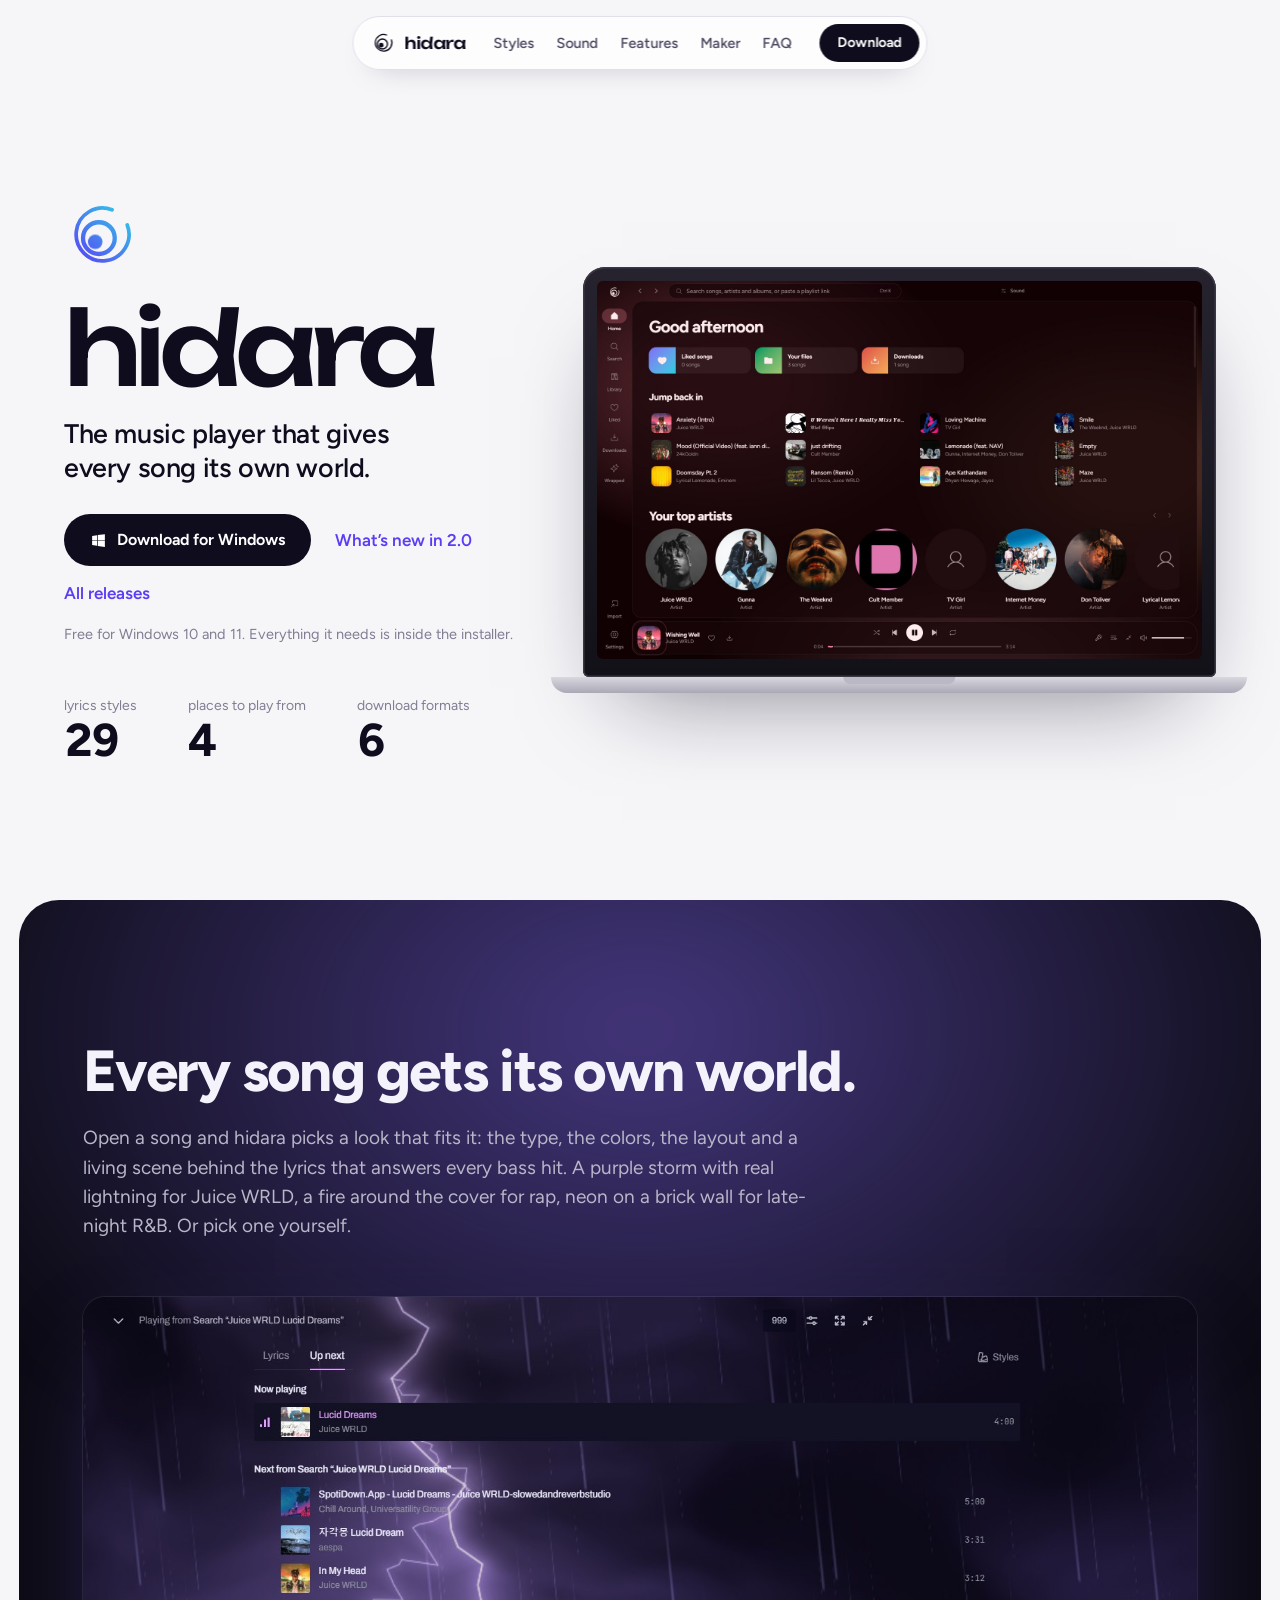
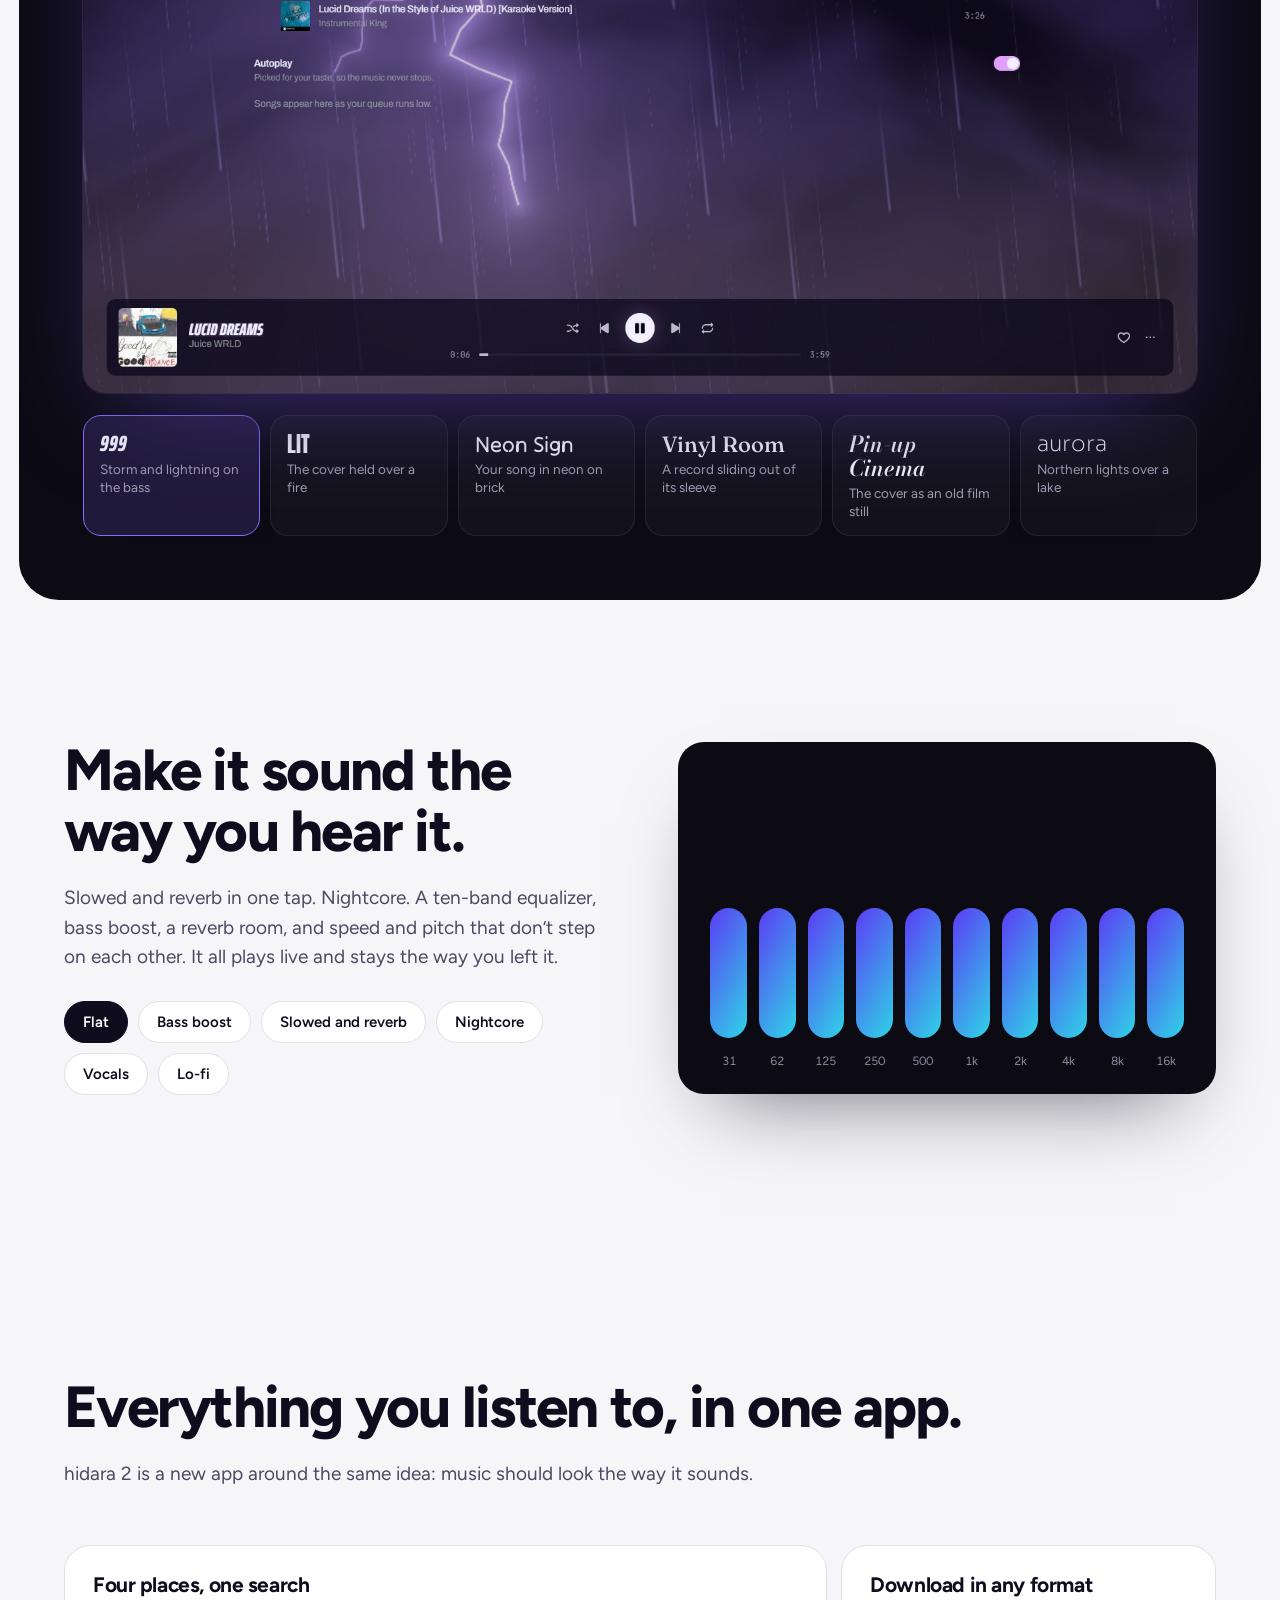
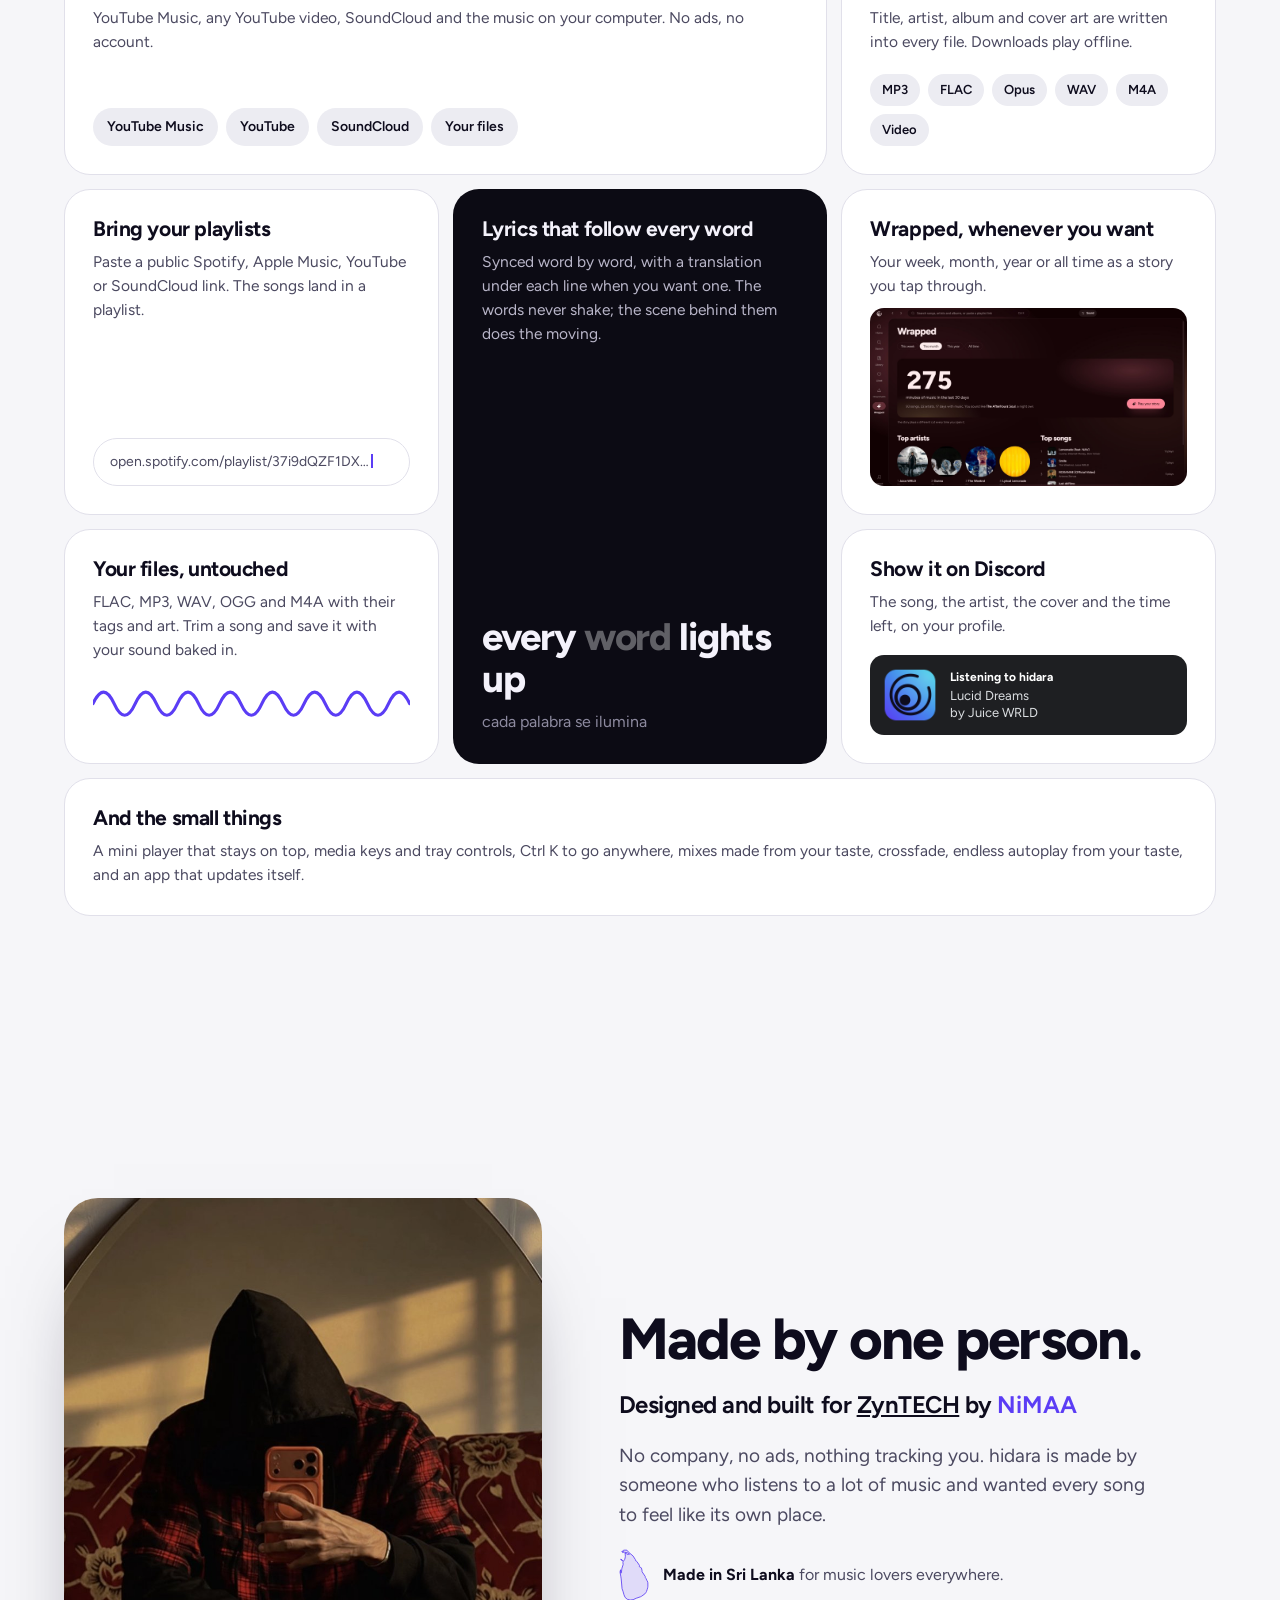
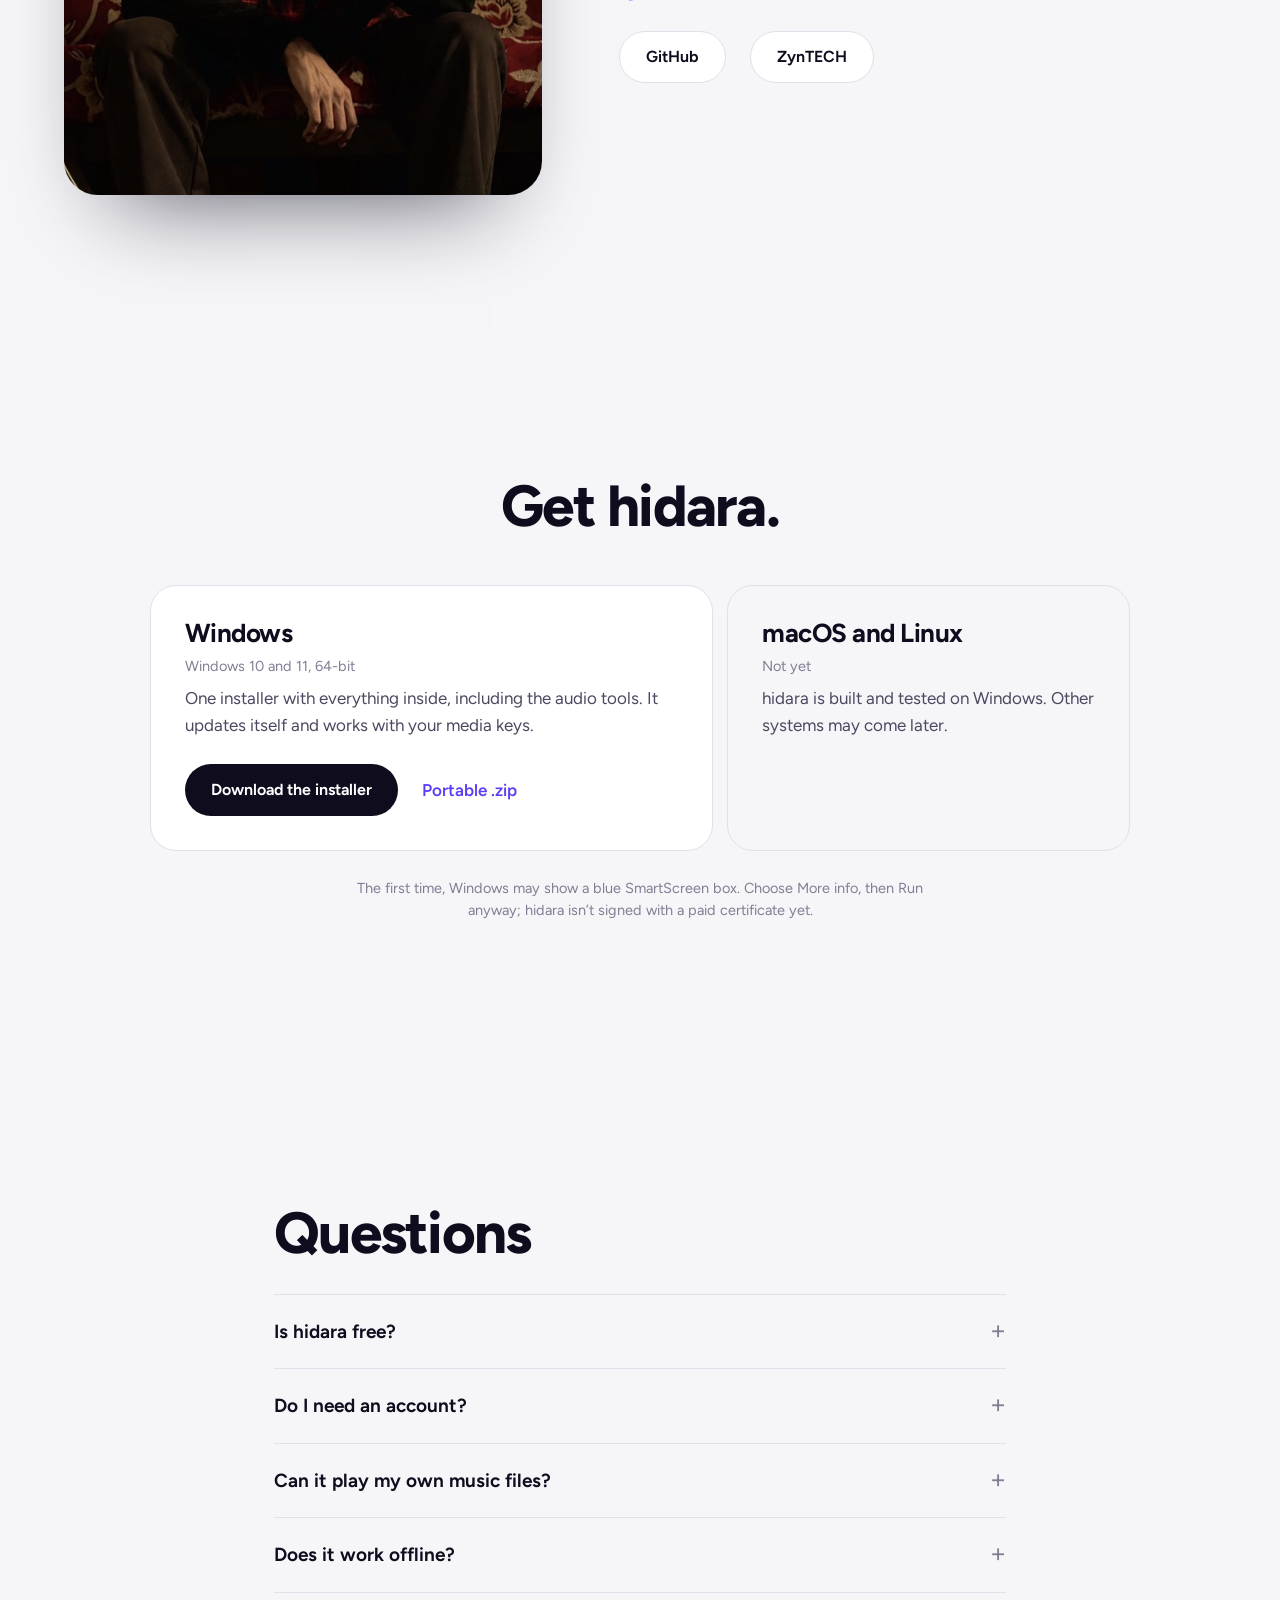
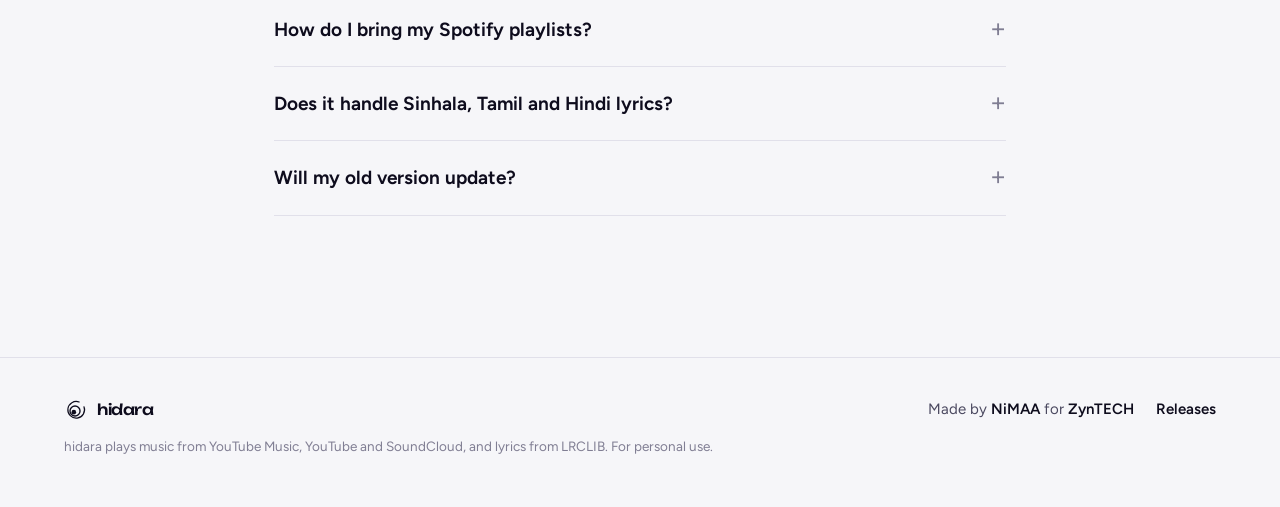
<file: docs/index.html>
<!doctype html>
<html lang="en">
  <head>
    <meta charset="utf-8" />
    <meta name="viewport" content="width=device-width, initial-scale=1" />
    <title>hidara, the music player that gives every song its own world</title>
    <meta
      name="description"
      content="A free music player for Windows. YouTube Music, YouTube, SoundCloud and your own files in one app, lyrics with a living look for every song, downloads in any format and a sound you can shape."
    />
    <meta property="og:title" content="hidara" />
    <meta property="og:description" content="The music player that gives every song its own world. Free for Windows." />
    <meta property="og:image" content="assets/app-home.jpg" />
    <meta name="theme-color" content="#f6f6f9" />
    <link rel="icon" href="icon.png" />
    <link rel="preconnect" href="https://fonts.googleapis.com" />
    <link rel="preconnect" href="https://fonts.gstatic.com" crossorigin />
    <link
      href="https://fonts.googleapis.com/css2?family=Figtree:wght@400..800&family=Unbounded:wght@500&display=swap"
      rel="stylesheet"
    />
    <link
      href="https://fonts.googleapis.com/css2?family=Saira:ital,wdth,wght@1,75,800&family=Anton&family=Tilt+Neon&family=Fraunces:wght@500&family=Bodoni+Moda:ital,wght@1,600&family=Sora:wght@200&display=swap"
      rel="stylesheet"
    />
    <link rel="stylesheet" href="style.css" />
  </head>
  <body>
    <header class="nav">
      <a class="brand" href="#top" aria-label="hidara home">
        <svg class="mark" viewBox="0 0 1024 1024" aria-hidden="true">
          <circle cx="470" cy="554" r="214" />
          <path d="M852.5 376.9A356 356 0 1 1 647.4 171.5" />
          <circle class="dot" cx="420" cy="604" r="98" />
        </svg>
        <span>hidara</span>
      </a>
      <nav aria-label="Sections">
        <a href="#styles">Styles</a>
        <a href="#sound">Sound</a>
        <a href="#features">Features</a>
        <a href="#maker">Maker</a>
        <a href="#faq">FAQ</a>
      </nav>
      <a class="btn btn-ink btn-small" href="download.html">Download</a>
    </header>

    <main id="top">
      <section class="hero">
        <div class="hero-copy">
          <div class="hero-mark" aria-hidden="true">
            <span class="ping"></span>
            <span class="ping"></span>
            <svg viewBox="0 0 1024 1024">
              <defs>
                <linearGradient id="ink" x1="160" y1="900" x2="900" y2="120" gradientUnits="userSpaceOnUse">
                  <stop offset="0" stop-color="#5b3df5" />
                  <stop offset="1" stop-color="#2fd3e6" />
                </linearGradient>
              </defs>
              <circle class="inner" cx="470" cy="554" r="214" />
              <path class="outer" d="M852.5 376.9A356 356 0 1 1 647.4 171.5" />
              <circle class="dot" cx="420" cy="604" r="98" />
            </svg>
          </div>
          <h1 class="wordmark">hidara</h1>
          <p class="lead">The music player that gives every song its own world.</p>
          <div class="cta">
            <a class="btn btn-ink" href="download.html">
              <svg width="17" height="17" viewBox="0 0 24 24" aria-hidden="true"><path fill="currentColor" d="M3 5.5 10 4.5v7H3zm0 13 7 1v-7H3zm8-14.1L21 3v8.5H11zm0 15.2L21 21v-8.5H11z"/></svg>
              Download for Windows
            </a>
            <a class="text-link" href="#features">What’s new in 2.0</a>
            <a class="text-link" href="https://github.com/FlinnZee/hidara-releases/releases">All releases</a>
          </div>
          <p class="meta" data-version>Free for Windows 10 and 11. Everything it needs is inside the installer.</p>
          <dl class="stats">
            <div data-downloads-stat hidden><dt data-downloads>0</dt><dd>downloads</dd></div>
            <div><dt>29</dt><dd>lyrics styles</dd></div>
            <div><dt>4</dt><dd>places to play from</dd></div>
            <div><dt>6</dt><dd>download formats</dd></div>
          </dl>
        </div>
        <figure class="laptop" aria-label="hidara on a laptop">
          <div class="lid">
            <img src="assets/app-home.jpg" alt="hidara’s Home: a greeting, your playlists, mixes made for you and songs to jump back into" />
          </div>
          <div class="deck"></div>
        </figure>
      </section>

      <section id="styles" class="styles" data-style="999">
        <div class="section-head">
          <h2>Every song gets its own world.</h2>
          <p>
            Open a song and hidara picks a look that fits it: the type, the colors, the layout and a living
            scene behind the lyrics that answers every bass hit. A purple storm with real lightning for Juice
            WRLD, a fire around the cover for rap, neon on a brick wall for late-night R&amp;B. Or pick one
            yourself.
          </p>
        </div>
        <div class="style-stage">
          <img data-style-img src="assets/style-999.jpg" alt="The 999 style: a purple storm with forked lightning behind the music" />
          <img data-style-next alt="" />
        </div>
        <div class="style-picker" role="tablist" aria-label="Styles">
          <button role="tab" aria-selected="true" data-style-id="999" data-src="assets/style-999.jpg" data-alt="The 999 style: a purple storm with forked lightning behind the music" data-color="#8a6cff">
            <span class="name" style="font-family: Saira; font-style: italic; font-weight: 800; font-stretch: 75%; text-transform: uppercase">999</span>
            <span class="what">Storm and lightning on the bass</span>
          </button>
          <button role="tab" aria-selected="false" data-style-id="lit" data-src="assets/style-lit.jpg" data-alt="The Lit style: the cover held over a fire, sparks rising" data-color="#ff7a2f">
            <span class="name" style="font-family: Anton; text-transform: uppercase">Lit</span>
            <span class="what">The cover held over a fire</span>
          </button>
          <button role="tab" aria-selected="false" data-style-id="neon" data-src="assets/style-neon.jpg" data-alt="The Neon Sign style: the title in neon tubes on a dark brick wall" data-color="#ff4fa0">
            <span class="name" style="font-family: 'Tilt Neon'">Neon Sign</span>
            <span class="what">Your song in neon on brick</span>
          </button>
          <button role="tab" aria-selected="false" data-style-id="vinyl" data-src="assets/style-vinyl.jpg" data-alt="The Vinyl Room style: a record sliding out of its sleeve on a wood table" data-color="#d9a35b">
            <span class="name" style="font-family: Fraunces; font-weight: 500">Vinyl Room</span>
            <span class="what">A record sliding out of its sleeve</span>
          </button>
          <button role="tab" aria-selected="false" data-style-id="pinup" data-src="assets/style-pinup.jpg" data-alt="The Pin-up Cinema style: the cover as a grainy film still" data-color="#e2435a">
            <span class="name" style="font-family: 'Bodoni Moda'; font-style: italic; font-weight: 600">Pin-up Cinema</span>
            <span class="what">The cover as an old film still</span>
          </button>
          <button role="tab" aria-selected="false" data-style-id="aurora" data-src="assets/style-aurora.jpg" data-alt="The Aurora style: northern lights over a mountain lake" data-color="#3fe3a0">
            <span class="name" style="font-family: Sora; font-weight: 200">aurora</span>
            <span class="what">Northern lights over a lake</span>
          </button>
        </div>
      </section>

      <section id="sound" class="sound">
        <div class="sound-copy">
          <h2>Make it sound the way you hear it.</h2>
          <p>
            Slowed and reverb in one tap. Nightcore. A ten-band equalizer, bass boost, a reverb room, and
            speed and pitch that don’t step on each other. It all plays live and stays the way you left it.
          </p>
          <div class="presets" role="radiogroup" aria-label="Try a preset">
            <button role="radio" aria-checked="true" data-eq="0,0,0,0,0,0,0,0,0,0">Flat</button>
            <button role="radio" aria-checked="false" data-eq="6,5,4,2,0,0,0,0,0,0">Bass boost</button>
            <button role="radio" aria-checked="false" data-eq="2,2,1,0,0,0,-1,-2,-3,-4">Slowed and reverb</button>
            <button role="radio" aria-checked="false" data-eq="1,1,0,0,0,0,1,2,2,1">Nightcore</button>
            <button role="radio" aria-checked="false" data-eq="-2,-2,-1,1,3,4,3,1,0,-1">Vocals</button>
            <button role="radio" aria-checked="false" data-eq="2,2,1,0,-1,-2,-4,-6,-8,-10">Lo-fi</button>
          </div>
        </div>
        <div class="eq-card" aria-hidden="true">
          <div class="eq">
            <span></span><span></span><span></span><span></span><span></span>
            <span></span><span></span><span></span><span></span><span></span>
          </div>
          <div class="eq-labels"><span>31</span><span>62</span><span>125</span><span>250</span><span>500</span><span>1k</span><span>2k</span><span>4k</span><span>8k</span><span>16k</span></div>
        </div>
      </section>

      <section id="features" class="features">
        <div class="section-head">
          <h2>Everything you listen to, in one app.</h2>
          <p>hidara 2 is a new app around the same idea: music should look the way it sounds.</p>
        </div>
        <div class="bento">
          <article class="tile tile-wide">
            <h3>Four places, one search</h3>
            <p>YouTube Music, any YouTube video, SoundCloud and the music on your computer. No ads, no account.</p>
            <div class="chips"><span>YouTube Music</span><span>YouTube</span><span>SoundCloud</span><span>Your files</span></div>
          </article>
          <article class="tile">
            <h3>Download in any format</h3>
            <p>Title, artist, album and cover art are written into every file. Downloads play offline.</p>
            <div class="chips small"><span>MP3</span><span>FLAC</span><span>Opus</span><span>WAV</span><span>M4A</span><span>Video</span></div>
          </article>
          <article class="tile">
            <h3>Bring your playlists</h3>
            <p>Paste a public Spotify, Apple Music, YouTube or SoundCloud link. The songs land in a playlist.</p>
            <div class="link-demo" aria-hidden="true"><span data-typed></span><b class="caret"></b></div>
          </article>
          <article class="tile tile-tall tile-dark">
            <h3>Lyrics that follow every word</h3>
            <p>Synced word by word, with a translation under each line when you want one. The words never shake; the scene behind them does the moving.</p>
            <div class="lyric-demo" aria-hidden="true">
              <p class="line">every <span>word</span> lights up</p>
              <p class="sub">cada palabra se ilumina</p>
            </div>
          </article>
          <article class="tile">
            <h3>Wrapped, whenever you want</h3>
            <p>Your week, month, year or all time as a story you tap through.</p>
            <img src="assets/app-wrapped.jpg" alt="hidara Wrapped" loading="lazy" />
          </article>
          <article class="tile">
            <h3>Your files, untouched</h3>
            <p>FLAC, MP3, WAV, OGG and M4A with their tags and art. Trim a song and save it with your sound baked in.</p>
            <svg class="wave" viewBox="0 0 300 60" aria-hidden="true"><path d="M0 30 Q 10 8 20 30 T 40 30 T 60 30 T 80 30 T 100 30 T 120 30 T 140 30 T 160 30 T 180 30 T 200 30 T 220 30 T 240 30 T 260 30 T 280 30 T 300 30" /></svg>
          </article>
          <article class="tile">
            <h3>Show it on Discord</h3>
            <p>The song, the artist, the cover and the time left, on your profile.</p>
            <div class="discord" aria-hidden="true">
              <img src="icon.png" alt="" />
              <div><b>Listening to hidara</b><span>Lucid Dreams</span><span>by Juice WRLD</span></div>
            </div>
          </article>
          <article class="tile tile-full">
            <h3>And the small things</h3>
            <p>A mini player that stays on top, media keys and tray controls, Ctrl K to go anywhere, mixes made from your taste, crossfade, endless autoplay from your taste, and an app that updates itself.</p>
          </article>
        </div>
      </section>

      <section id="maker" class="maker">
        <img src="assets/nimaa.jpg" alt="NiMAA, the maker of hidara, in a black hood holding a phone up to a mirror" loading="lazy" />
        <div class="maker-copy">
          <h2>Made by one person.</h2>
          <p class="maker-name">
            Designed and built for <a href="https://flinnzee.github.io/Zyntech/">ZynTECH</a> by
            <button type="button" class="who" data-who aria-label="NiMAA, press for the other name">
              <span>NiMAA</span><span>dr.v0id</span>
            </button>
          </p>
          <p>
            No company, no ads, nothing tracking you. hidara is made by someone who listens to a lot of music
            and wanted every song to feel like its own place.
          </p>
          <p class="island">
            <svg viewBox="-4 -4 108 188" aria-hidden="true">
              <path d="M12.7 0.0L17.1 0.2L21.8 0.1L25.1 0.8L30.8 7.9L46.3 20.8L54.7 33.8L55.4 36.7L56.6 39.1L58.6 39.8L60.3 41.0L68.7 53.5L69.7 56.0L69.5 58.8L70.0 60.8L72.2 61.8L75.0 62.4L76.8 64.3L79.0 74.3L79.0 77.5L79.7 78.8L90.2 94.5L90.9 96.4L90.7 97.8L91.1 99.0L93.1 101.8L96.3 109.3L97.9 110.9L99.9 117.5L100.0 129.9L99.3 135.5L97.3 142.2L95.0 148.8L92.4 153.6L89.0 157.6L77.1 166.2L73.7 167.9L58.2 173.3L46.9 178.4L36.3 179.8L25.8 177.0L17.9 170.3L13.8 160.5L11.0 150.2L7.0 138.8L3.9 103.6L2.4 93.8L0.0 81.3L0.2 75.9L1.9 70.7L1.9 82.1L3.5 83.5L4.7 82.0L5.7 70.2L6.6 65.2L10.8 52.2L10.9 49.9L10.1 45.0L10.2 42.5L16.5 33.4L18.1 28.0L18.9 22.6L18.6 16.7L17.5 10.9L22.5 12.8L25.3 14.8L28.1 16.2L30.4 15.5L33.2 15.4L31.2 12.3L25.3 9.4L15.6 7.6L12.5 5.3L11.3 3.3L11.9 0.9Z M12.1 8.5L9.2 9.0L6.9 5.9L6.4 4.6L7.0 3.6L7.6 3.2L8.3 3.3L9.4 6.2Z M7.7 35.5L9.0 39.0L5.2 36.6L2.7 34.6L1.8 32.9L7.0 34.8Z" />
            </svg>
            <span><strong>Made in Sri Lanka</strong> for music lovers everywhere.</span>
          </p>
          <div class="cta">
            <a class="btn btn-line" href="https://github.com/FlinnZee">GitHub</a>
            <a class="btn btn-line" href="https://flinnzee.github.io/Zyntech/">ZynTECH</a>
          </div>
        </div>
      </section>

      <section id="download" class="download">
        <h2>Get hidara.</h2>
        <div class="dl-cards">
          <article class="dl-card">
            <h3>Windows</h3>
            <p class="muted">Windows 10 and 11, 64-bit</p>
            <p>One installer with everything inside, including the audio tools. It updates itself and works with your media keys.</p>
            <div class="cta">
              <a class="btn btn-ink" href="download.html">Download the installer</a>
              <a class="text-link" data-portable href="https://github.com/FlinnZee/hidara-releases/releases/latest">Portable .zip</a>
            </div>
          </article>
          <article class="dl-card quiet">
            <h3>macOS and Linux</h3>
            <p class="muted">Not yet</p>
            <p>hidara is built and tested on Windows. Other systems may come later.</p>
          </article>
        </div>
        <p class="note">
          The first time, Windows may show a blue SmartScreen box. Choose More info, then Run anyway; hidara
          isn’t signed with a paid certificate yet.
        </p>
      </section>

      <section id="faq" class="faq">
        <h2>Questions</h2>
        <details><summary>Is hidara free?</summary><p>Yes. No subscription, no paid tier, no ads.</p></details>
        <details><summary>Do I need an account?</summary><p>No. Install it and press play. It doesn’t ask you to sign in and doesn’t collect what you listen to.</p></details>
        <details><summary>Can it play my own music files?</summary><p>Yes. Add a folder and hidara reads FLAC, MP3, WAV, OGG and M4A with their tags and cover art. It never moves or changes the files, and a .lrc file next to a song becomes its lyrics.</p></details>
        <details><summary>Does it work offline?</summary><p>Downloaded songs and your own files play without a connection.</p></details>
        <details><summary>How do I bring my Spotify playlists?</summary><p>Paste the link to a public playlist into the search box or the Import page. hidara finds each song and lets you check the matches before saving.</p></details>
        <details><summary>Does it handle Sinhala, Tamil and Hindi lyrics?</summary><p>Yes, they render properly, and there are styles made for love songs. Turn on translation to read a line in another language under each lyric.</p></details>
        <details><summary>Will my old version update?</summary><p>Yes. Installed copies download the new version in the background and ask to restart.</p></details>
      </section>
    </main>

    <footer class="foot">
      <p class="foot-brand">
        <svg class="mark" viewBox="0 0 1024 1024" aria-hidden="true">
          <circle cx="470" cy="554" r="214" />
          <path d="M852.5 376.9A356 356 0 1 1 647.4 171.5" />
          <circle class="dot" cx="420" cy="604" r="98" />
        </svg>
        hidara
      </p>
      <p class="foot-links">
        <span>Made by <a href="https://github.com/FlinnZee">NiMAA</a> for <a href="https://flinnzee.github.io/Zyntech/">ZynTECH</a></span>
        <a href="https://github.com/FlinnZee/hidara-releases/releases">Releases</a>
      </p>
      <p class="fine">hidara plays music from YouTube Music, YouTube and SoundCloud, and lyrics from LRCLIB. For personal use.</p>
    </footer>
    <script src="site.js" defer></script>
  </body>
</html>
</file>
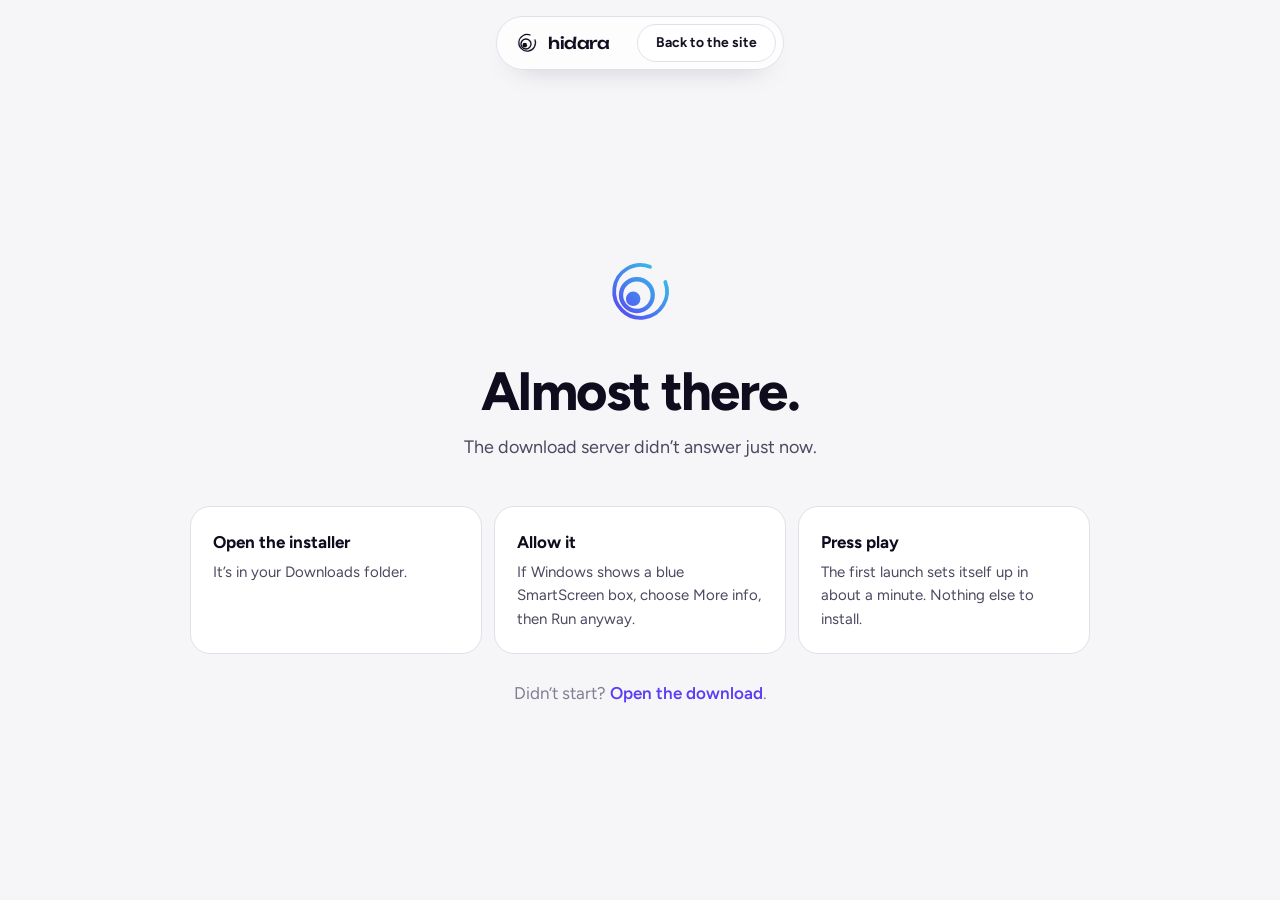
<file: docs/download.html>
<!doctype html>
<html lang="en">
  <head>
    <meta charset="utf-8" />
    <meta name="viewport" content="width=device-width, initial-scale=1" />
    <title>Downloading hidara</title>
    <meta name="theme-color" content="#f6f6f9" />
    <link rel="icon" href="icon.png" />
    <link rel="preconnect" href="https://fonts.googleapis.com" />
    <link rel="preconnect" href="https://fonts.gstatic.com" crossorigin />
    <link
      href="https://fonts.googleapis.com/css2?family=Figtree:wght@400..800&family=Unbounded:wght@500&display=swap"
      rel="stylesheet"
    />
    <link rel="stylesheet" href="style.css" />
  </head>
  <body>
    <header class="nav">
      <a class="brand" href="./" aria-label="hidara home">
        <svg class="mark" viewBox="0 0 1024 1024" aria-hidden="true">
          <circle cx="470" cy="554" r="214" />
          <path d="M852.5 376.9A356 356 0 1 1 647.4 171.5" />
          <circle class="dot" cx="420" cy="604" r="98" />
        </svg>
        <span>hidara</span>
      </a>
      <a class="btn btn-line btn-small" href="./">Back to the site</a>
    </header>
    <main class="dl-page">
      <div>
        <div class="hero-mark" aria-hidden="true">
          <span class="ping"></span>
          <span class="ping"></span>
          <svg viewBox="0 0 1024 1024">
            <defs>
              <linearGradient id="ink" x1="160" y1="900" x2="900" y2="120" gradientUnits="userSpaceOnUse">
                <stop offset="0" stop-color="#5b3df5" />
                <stop offset="1" stop-color="#2fd3e6" />
              </linearGradient>
            </defs>
            <circle class="inner" cx="470" cy="554" r="214" />
            <path class="outer" d="M852.5 376.9A356 356 0 1 1 647.4 171.5" />
            <circle class="dot" cx="420" cy="604" r="98" />
          </svg>
        </div>
        <h1 data-title>Getting hidara ready…</h1>
        <p class="status" data-status>Finding the latest version.</p>
        <div class="steps">
          <div><strong>Open the installer</strong>It’s in your Downloads folder.</div>
          <div><strong>Allow it</strong>If Windows shows a blue SmartScreen box, choose More info, then Run anyway.</div>
          <div><strong>Press play</strong>The first launch sets itself up in about a minute. Nothing else to install.</div>
        </div>
        <p class="again" data-again hidden>Didn’t start? <a class="text-link" data-link href="#">Download it directly</a>.</p>
      </div>
    </main>
    <script>
      ;(() => {
        const title = document.querySelector('[data-title]')
        const status = document.querySelector('[data-status]')
        const again = document.querySelector('[data-again]')
        const link = document.querySelector('[data-link]')
        const fallback = 'https://github.com/FlinnZee/hidara-releases/releases/latest'
        const start = (url, text) => {
          link.href = url
          title.textContent = 'Your download is starting.'
          status.textContent = text
          again.hidden = false
          location.href = url
        }
        fetch('https://api.github.com/repos/FlinnZee/hidara-releases/releases/latest')
          .then((r) => (r.ok ? r.json() : Promise.reject(new Error(String(r.status)))))
          .then((rel) => {
            const asset = rel.assets.find((a) => a.name.endsWith('-setup.exe'))
            if (!asset) throw new Error('no installer')
            const mb = Math.round(asset.size / 1048576)
            start(asset.browser_download_url, `hidara ${rel.tag_name.replace(/^v/, '')} for Windows, ${mb} MB.`)
          })
          .catch(() => {
            title.textContent = 'Almost there.'
            status.textContent = 'The download server didn’t answer just now.'
            link.href = fallback
            link.textContent = 'Open the download'
            again.hidden = false
          })
      })()
    </script>
  </body>
</html>
</file>
<file: docs/style.css>
/* hidara website. Light paper, ink type, the app's own violet-to-cyan as the one color. */

:root {
  --paper: #f6f6f9;
  --paper-2: #ececf2;
  --card: #ffffff;
  --ink: #0e0c1d;
  --ink-2: #4b4960;
  --ink-3: #807e93;
  --line: #e1e0ea;
  --violet: #5b3df5;
  --cyan: #2fd3e6;
  --grad: linear-gradient(120deg, var(--violet), var(--cyan));
  --style-accent: #8a6cff;
  --radius: 26px;
  --ease: cubic-bezier(0.22, 1, 0.36, 1);
  color-scheme: light;
}

* {
  box-sizing: border-box;
}

html {
  scroll-behavior: smooth;
  scroll-padding-top: 90px;
}

body {
  margin: 0;
  background: var(--paper);
  color: var(--ink);
  font-family: 'Figtree', system-ui, sans-serif;
  font-size: 17px;
  line-height: 1.55;
  -webkit-font-smoothing: antialiased;
  overflow-x: clip;
}

img {
  display: block;
  max-width: 100%;
}

a {
  color: inherit;
}

h1,
h2,
h3 {
  margin: 0;
  letter-spacing: -0.03em;
  line-height: 1.04;
}

h2 {
  font-size: clamp(34px, 4.6vw, 58px);
  font-weight: 750;
}

h3 {
  font-size: 21px;
  font-weight: 700;
  letter-spacing: -0.02em;
}

p {
  margin: 0;
}

:focus-visible {
  outline: 2.5px solid var(--violet);
  outline-offset: 3px;
  border-radius: 8px;
}

/* ---------------------------------------------------------------- buttons */

.btn {
  display: inline-flex;
  align-items: center;
  gap: 10px;
  height: 52px;
  padding: 0 26px;
  border-radius: 999px;
  font: inherit;
  font-weight: 650;
  font-size: 16px;
  text-decoration: none;
  cursor: pointer;
  transition:
    transform 160ms var(--ease),
    background-color 160ms;
}
.btn:active {
  transform: scale(0.97);
}
.btn-ink {
  background: var(--ink);
  color: #fff;
}
.btn-ink:hover {
  background: #2a2640;
}
.btn-line {
  border: 1.5px solid var(--line);
  background: var(--card);
}
.btn-line:hover {
  border-color: var(--ink-3);
}
.btn-small {
  height: 38px;
  padding: 0 18px;
  font-size: 14px;
}
.text-link {
  color: var(--violet);
  font-weight: 600;
  text-decoration: none;
}
.text-link:hover {
  text-decoration: underline;
}

/* ---------------------------------------------------------------- nav */

.nav {
  position: fixed;
  top: 16px;
  left: 50%;
  z-index: 50;
  display: flex;
  align-items: center;
  gap: 28px;
  padding: 7px 7px 7px 18px;
  transform: translateX(-50%);
  border: 1px solid var(--line);
  border-radius: 999px;
  background: rgb(255 255 255 / 0.78);
  backdrop-filter: blur(18px) saturate(1.4);
  box-shadow: 0 12px 30px -20px rgb(14 12 29 / 0.35);
}
.brand {
  display: flex;
  align-items: center;
  gap: 9px;
  font-family: 'Unbounded', sans-serif;
  font-weight: 500;
  font-size: 16px;
  letter-spacing: -0.03em;
  text-decoration: none;
}
.mark {
  width: 24px;
  height: 24px;
  fill: none;
  stroke: currentColor;
  stroke-width: 58;
  stroke-linecap: round;
}
.mark path {
  stroke-width: 50;
}
.mark .dot {
  fill: currentColor;
  stroke: none;
}
.nav nav {
  display: flex;
  gap: 22px;
  font-size: 14.5px;
  font-weight: 550;
}
.nav nav a {
  color: var(--ink-2);
  text-decoration: none;
}
.nav nav a:hover {
  color: var(--ink);
}

/* ---------------------------------------------------------------- hero */

.hero {
  display: grid;
  grid-template-columns: minmax(0, 0.9fr) minmax(0, 1.25fr);
  align-items: center;
  gap: clamp(32px, 5vw, 80px);
  min-height: 100vh;
  padding: 130px clamp(20px, 5vw, 72px) 70px;
}
.hero-mark {
  position: relative;
  width: 76px;
  height: 76px;
}
.hero-mark svg {
  position: relative;
  width: 76px;
  height: 76px;
  overflow: visible;
  fill: none;
  stroke: url(#ink);
  stroke-linecap: round;
}
.hero-mark .inner {
  stroke-width: 58;
  stroke-dasharray: 1345;
  stroke-dashoffset: 1345;
  animation: draw 700ms var(--ease) 150ms forwards;
}
.hero-mark .outer {
  stroke-width: 50;
  stroke-dasharray: 1940;
  stroke-dashoffset: 1940;
  animation: draw 820ms var(--ease) 320ms forwards;
}
.hero-mark .dot {
  fill: url(#ink);
  stroke: none;
  transform-origin: 420px 604px;
  animation: pop 460ms cubic-bezier(0.3, 1.6, 0.5, 1) both;
}
.hero-mark .ping {
  position: absolute;
  left: 41%;
  top: 59%;
  width: 16px;
  height: 16px;
  margin: -8px 0 0 -8px;
  border: 1.5px solid var(--violet);
  border-radius: 50%;
  opacity: 0;
  animation: ping 2.4s cubic-bezier(0.2, 0.7, 0.3, 1) 1s infinite;
}
.hero-mark .ping + .ping {
  border-color: var(--cyan);
  animation-delay: 2.2s;
}
@keyframes draw {
  to {
    stroke-dashoffset: 0;
  }
}
@keyframes pop {
  from {
    transform: scale(0);
  }
}
@keyframes ping {
  0% {
    opacity: 0.8;
    transform: scale(1);
  }
  70%,
  100% {
    opacity: 0;
    transform: scale(7);
  }
}

.wordmark {
  margin-top: 28px;
  font-family: 'Unbounded', sans-serif;
  font-weight: 500;
  font-size: clamp(64px, 8vw, 124px);
  letter-spacing: -0.065em;
  line-height: 0.92;
  animation: rise 900ms var(--ease) 200ms both;
}
.lead {
  margin-top: 22px;
  max-width: 21ch;
  font-size: clamp(22px, 2.1vw, 28px);
  line-height: 1.25;
  font-weight: 550;
  letter-spacing: -0.015em;
  animation: rise 900ms var(--ease) 320ms both;
}
.cta {
  display: flex;
  flex-wrap: wrap;
  align-items: center;
  gap: 14px 24px;
  margin-top: 30px;
}
.hero .cta {
  animation: rise 900ms var(--ease) 440ms both;
}
.meta {
  margin-top: 16px;
  color: var(--ink-3);
  font-size: 14.5px;
}
.stats {
  display: flex;
  gap: clamp(24px, 4vw, 54px);
  margin: 44px 0 0;
}
.stats div {
  display: flex;
  flex-direction: column-reverse;
}
.stats [hidden] {
  display: none;
}
.stats dt {
  font-size: clamp(34px, 3.6vw, 52px);
  font-weight: 750;
  letter-spacing: -0.04em;
  line-height: 1;
  font-variant-numeric: tabular-nums;
}
.stats dd {
  margin: 6px 0 0;
  color: var(--ink-3);
  font-size: 14px;
}
@keyframes rise {
  from {
    opacity: 0;
    transform: translateY(18px);
  }
}

/* A laptop drawn in CSS, so the screenshot stays crisp at any size */
.laptop {
  margin: 0;
  perspective: 1600px;
  animation: laptop-in 1200ms var(--ease) 260ms both;
}
.lid {
  padding: 2.2% 2.2% 2.8%;
  border-radius: 22px 22px 6px 6px;
  background: linear-gradient(#26232f, #121118);
  box-shadow:
    0 0 0 1.5px #3b3846 inset,
    0 50px 90px -40px rgb(14 12 29 / 0.55);
}
.lid img {
  width: 100%;
  border-radius: 6px;
  aspect-ratio: 16 / 10;
  object-fit: cover;
}
.deck {
  height: 16px;
  margin: 0 -5%;
  border-radius: 0 0 18px 18px;
  background: linear-gradient(#d9d8e0, #a9a8b5);
  box-shadow: 0 30px 50px -28px rgb(14 12 29 / 0.6);
  position: relative;
}
.deck::after {
  content: '';
  position: absolute;
  top: 0;
  left: 50%;
  width: 16%;
  height: 7px;
  transform: translateX(-50%);
  border-radius: 0 0 10px 10px;
  background: #b9b8c4;
}
@keyframes laptop-in {
  from {
    opacity: 0;
    transform: translateY(40px) rotateX(10deg);
  }
}

/* ---------------------------------------------------------------- shared section bits */

section {
  padding: clamp(80px, 11vw, 150px) clamp(20px, 5vw, 72px);
}
.section-head {
  max-width: 900px;
}
.section-head p {
  margin-top: 22px;
  max-width: 62ch;
  color: var(--ink-2);
  font-size: 19px;
}
.reveal {
  opacity: 0;
  transform: translateY(26px);
  transition:
    opacity 900ms var(--ease),
    transform 900ms var(--ease);
}
.reveal.in {
  opacity: 1;
  transform: none;
}

/* ---------------------------------------------------------------- styles (the dark band) */

.styles {
  position: relative;
  margin: 0 clamp(8px, 1.5vw, 20px);
  padding-bottom: clamp(32px, 5vw, 72px);
  border-radius: 40px;
  background: #0c0b14;
  color: #f4f2fb;
  overflow: hidden;
  isolation: isolate;
}
.styles::before {
  content: '';
  position: absolute;
  inset: -30% -10% auto;
  height: 80%;
  z-index: -1;
  background: radial-gradient(closest-side, color-mix(in oklab, var(--style-accent) 45%, transparent), transparent);
  transition: background 900ms;
  filter: blur(40px);
}
.styles .section-head p {
  color: #b9b6c9;
}
.style-stage {
  position: relative;
  margin-top: 56px;
  border-radius: 22px;
  overflow: hidden;
  box-shadow:
    0 0 0 1px rgb(255 255 255 / 0.08),
    0 40px 100px -40px color-mix(in oklab, var(--style-accent) 60%, black);
  transition: box-shadow 900ms;
  aspect-ratio: 16 / 10;
}
.style-stage img {
  position: absolute;
  inset: 0;
  width: 100%;
  height: 100%;
  object-fit: cover;
  transition: opacity 700ms var(--ease);
}
.style-stage [data-style-next] {
  opacity: 0;
}
.style-picker {
  display: grid;
  grid-template-columns: repeat(6, minmax(0, 1fr));
  gap: 10px;
  margin-top: 22px;
}
.style-picker button {
  display: flex;
  flex-direction: column;
  gap: 4px;
  padding: 16px 16px 14px;
  border: 1px solid rgb(255 255 255 / 0.08);
  border-radius: 18px;
  background: rgb(255 255 255 / 0.03);
  color: inherit;
  font: inherit;
  text-align: left;
  cursor: pointer;
  transition:
    background 200ms,
    border-color 200ms;
}
.style-picker button:hover {
  background: rgb(255 255 255 / 0.07);
}
.style-picker button[aria-selected='true'] {
  border-color: var(--style-accent);
  background: color-mix(in oklab, var(--style-accent) 16%, transparent);
}
.style-picker .name {
  font-size: 22px;
  line-height: 1.1;
}
.style-picker .what {
  color: #a19eb3;
  font-size: 13.5px;
  line-height: 1.35;
}

/* ---------------------------------------------------------------- sound */

.sound {
  display: grid;
  grid-template-columns: minmax(0, 1fr) minmax(0, 1fr);
  align-items: center;
  gap: clamp(32px, 6vw, 90px);
}
.sound-copy p {
  margin-top: 22px;
  color: var(--ink-2);
  font-size: 19px;
  max-width: 48ch;
}
.presets {
  display: flex;
  flex-wrap: wrap;
  gap: 10px;
  margin-top: 30px;
}
.presets button {
  height: 42px;
  padding: 0 18px;
  border: 1.5px solid var(--line);
  border-radius: 999px;
  background: var(--card);
  color: var(--ink);
  font: inherit;
  font-size: 15px;
  font-weight: 600;
  cursor: pointer;
  transition:
    background 180ms,
    color 180ms,
    border-color 180ms;
}
.presets button:hover {
  border-color: var(--ink-3);
}
.presets button[aria-checked='true'] {
  border-color: var(--ink);
  background: var(--ink);
  color: #fff;
}
.eq-card {
  padding: 36px 32px 24px;
  border-radius: var(--radius);
  background: #0c0b14;
  box-shadow: 0 40px 80px -40px rgb(14 12 29 / 0.6);
}
.eq {
  display: grid;
  grid-template-columns: repeat(10, 1fr);
  gap: 12px;
  height: 260px;
  align-items: end;
}
.eq span {
  height: 50%;
  border-radius: 999px;
  background: var(--grad);
  transition: height 700ms var(--ease);
}
.eq-labels {
  display: grid;
  grid-template-columns: repeat(10, 1fr);
  gap: 12px;
  margin-top: 14px;
  color: #8d8a9f;
  font-size: 12px;
  text-align: center;
  font-variant-numeric: tabular-nums;
}

/* ---------------------------------------------------------------- features */

.bento {
  display: grid;
  grid-template-columns: repeat(3, minmax(0, 1fr));
  gap: 14px;
  margin-top: 56px;
}
.tile {
  display: flex;
  flex-direction: column;
  gap: 10px;
  padding: 28px;
  border: 1px solid var(--line);
  border-radius: var(--radius);
  background: var(--card);
  overflow: hidden;
}
.tile p {
  color: var(--ink-2);
  font-size: 15.5px;
}
.tile-wide {
  grid-column: span 2;
}
.tile-tall {
  grid-row: span 2;
}
.tile-full {
  grid-column: 1 / -1;
}
.tile-dark {
  border-color: transparent;
  background: #0c0b14;
  color: #f4f2fb;
}
.tile-dark p {
  color: #b9b6c9;
}
.tile img {
  margin-top: auto;
  border-radius: 14px;
  aspect-ratio: 16 / 9;
  object-fit: cover;
  object-position: left top;
}
.chips {
  display: flex;
  flex-wrap: wrap;
  gap: 8px;
  margin-top: auto;
  padding-top: 10px;
}
.chips span {
  padding: 8px 14px;
  border-radius: 999px;
  background: var(--paper-2);
  font-size: 14px;
  font-weight: 600;
}
.chips.small span {
  padding: 6px 12px;
  font-size: 13px;
}
.link-demo {
  margin-top: auto;
  padding: 12px 16px;
  border: 1.5px solid var(--line);
  border-radius: 999px;
  color: var(--ink-2);
  font-size: 14px;
  white-space: nowrap;
  overflow: hidden;
}
.caret {
  display: inline-block;
  width: 2px;
  height: 1.05em;
  margin-left: 2px;
  vertical-align: -0.15em;
  background: var(--violet);
  animation: blink 1s steps(1) infinite;
}
@keyframes blink {
  50% {
    opacity: 0;
  }
}
.lyric-demo {
  margin-top: auto;
  padding-top: 30px;
}
.lyric-demo .line {
  font-size: clamp(30px, 3vw, 42px);
  font-weight: 750;
  letter-spacing: -0.03em;
  line-height: 1.1;
  color: #f4f2fb;
}
.lyric-demo .line span {
  background: linear-gradient(90deg, #fff 50%, rgb(255 255 255 / 0.35) 50%);
  background-size: 200% 100%;
  background-position: 100% 0;
  -webkit-background-clip: text;
  background-clip: text;
  color: transparent;
  animation: fill 2.4s ease-in-out infinite;
}
.lyric-demo .sub {
  margin-top: 10px;
  color: #8d8a9f;
  font-size: 16px;
}
@keyframes fill {
  0%,
  15% {
    background-position: 100% 0;
  }
  55%,
  100% {
    background-position: 0 0;
  }
}
.wave {
  width: 100%;
  margin-top: auto;
  fill: none;
  stroke: url(#ink);
  stroke: var(--violet);
  stroke-width: 3;
  stroke-linecap: round;
}
.discord {
  display: flex;
  gap: 12px;
  align-items: center;
  margin-top: auto;
  padding: 12px;
  border-radius: 14px;
  background: #1e1f22;
  color: #dbdee1;
  font-size: 13px;
}
.discord img {
  width: 56px;
  height: 56px;
  border-radius: 10px;
}
.discord b {
  display: block;
  color: #fff;
  font-size: 12px;
  font-weight: 700;
}
.discord span {
  display: block;
  line-height: 1.35;
}

/* ---------------------------------------------------------------- maker */

.maker {
  display: grid;
  grid-template-columns: minmax(0, 0.8fr) minmax(0, 1fr);
  align-items: center;
  gap: clamp(32px, 6vw, 90px);
}
.maker img {
  width: 100%;
  aspect-ratio: 4 / 5;
  object-fit: cover;
  border-radius: 34px;
  box-shadow: 0 50px 90px -50px rgb(14 12 29 / 0.7);
}
.maker-copy p {
  margin-top: 20px;
  color: var(--ink-2);
  font-size: 19px;
  max-width: 44ch;
}
.maker-copy .island {
  display: flex;
  align-items: center;
  gap: 14px;
  font-size: 16px;
}
.island svg {
  width: 30px;
  flex: none;
  fill: color-mix(in oklab, var(--violet) 14%, transparent);
  stroke: var(--violet);
  stroke-width: 3;
  stroke-linejoin: round;
}
.island strong {
  color: var(--ink);
}
.maker-copy .maker-name {
  color: var(--ink);
  font-size: 24px;
  font-weight: 650;
  letter-spacing: -0.02em;
  line-height: 1.3;
}
.who {
  display: inline-grid;
  justify-items: start;
  padding: 0;
  border: 0;
  background: none;
  color: var(--violet);
  font: inherit;
  cursor: pointer;
}
.who span {
  grid-area: 1 / 1;
  transition:
    opacity 260ms var(--ease),
    transform 260ms var(--ease),
    filter 260ms;
}
.who span + span {
  opacity: 0;
  transform: translateY(6px);
  filter: blur(2px);
  white-space: nowrap;
}
.who:hover span:first-child,
.who:focus-visible span:first-child,
.who.full span:first-child {
  opacity: 0;
  transform: translateY(-6px);
  filter: blur(2px);
}
.who:hover span + span,
.who:focus-visible span + span,
.who.full span + span {
  opacity: 1;
  transform: none;
  filter: none;
}
.maker .cta {
  margin-top: 30px;
}

/* ---------------------------------------------------------------- download */

.download {
  text-align: center;
}
.dl-cards {
  display: grid;
  grid-template-columns: minmax(0, 1.4fr) minmax(0, 1fr);
  gap: 14px;
  max-width: 980px;
  margin: 48px auto 0;
  text-align: left;
}
.dl-card {
  display: flex;
  flex-direction: column;
  gap: 8px;
  padding: 34px;
  border: 1px solid var(--line);
  border-radius: var(--radius);
  background: var(--card);
}
.dl-card.quiet {
  background: transparent;
}
.dl-card h3 {
  font-size: 26px;
}
.dl-card p {
  color: var(--ink-2);
}
.dl-card .muted {
  color: var(--ink-3);
  font-size: 14.5px;
}
.dl-card .cta {
  margin-top: auto;
  padding-top: 18px;
}
.note {
  max-width: 64ch;
  margin: 26px auto 0;
  color: var(--ink-3);
  font-size: 14.5px;
}

/* ---------------------------------------------------------------- faq */

.faq {
  max-width: 860px;
  margin: 0 auto;
}
.faq h2 {
  margin-bottom: 30px;
}
.faq details {
  border-top: 1px solid var(--line);
}
.faq details:last-child {
  border-bottom: 1px solid var(--line);
}
.faq summary {
  display: flex;
  justify-content: space-between;
  gap: 20px;
  padding: 22px 0;
  font-size: 19px;
  font-weight: 650;
  cursor: pointer;
  list-style: none;
}
.faq summary::-webkit-details-marker {
  display: none;
}
.faq summary::after {
  content: '+';
  color: var(--ink-3);
  font-weight: 400;
  font-size: 26px;
  line-height: 1;
  transition: transform 260ms var(--ease);
}
.faq details[open] summary::after {
  transform: rotate(45deg);
}
.faq details p {
  padding: 0 0 24px;
  color: var(--ink-2);
  max-width: 64ch;
}

/* ---------------------------------------------------------------- footer */

.foot {
  display: flex;
  flex-wrap: wrap;
  align-items: center;
  justify-content: space-between;
  gap: 14px 30px;
  padding: 40px clamp(20px, 5vw, 72px) 50px;
  border-top: 1px solid var(--line);
  color: var(--ink-2);
  font-size: 15px;
}
.foot-links {
  display: flex;
  gap: 22px;
}
.foot a {
  text-decoration: none;
  font-weight: 600;
  color: var(--ink);
}
.foot a:hover {
  text-decoration: underline;
}
.foot-brand {
  display: flex;
  align-items: center;
  gap: 9px;
  color: var(--ink);
  font-family: 'Unbounded', sans-serif;
  font-weight: 500;
  letter-spacing: -0.03em;
}
.fine {
  width: 100%;
  color: var(--ink-3);
  font-size: 13.5px;
}

/* ---------------------------------------------------------------- download page */

.dl-page {
  display: grid;
  place-items: center;
  min-height: 100vh;
  padding: 120px 20px 60px;
  text-align: center;
}
.dl-page .hero-mark {
  margin: 0 auto;
}
.dl-page h1 {
  margin-top: 34px;
  font-size: clamp(34px, 4.4vw, 54px);
  font-weight: 750;
}
.dl-page .status {
  margin-top: 14px;
  color: var(--ink-2);
  font-size: 18px;
}
.steps {
  display: grid;
  grid-template-columns: repeat(3, minmax(0, 1fr));
  gap: 12px;
  max-width: 900px;
  margin: 44px auto 0;
  text-align: left;
}
.steps div {
  padding: 22px;
  border: 1px solid var(--line);
  border-radius: 20px;
  background: var(--card);
  color: var(--ink-2);
  font-size: 15px;
}
.steps strong {
  display: block;
  margin-bottom: 6px;
  color: var(--ink);
  font-size: 17px;
}
.again {
  margin-top: 26px;
  color: var(--ink-3);
}

/* ---------------------------------------------------------------- small screens */

@media (max-width: 980px) {
  .hero,
  .sound,
  .maker {
    grid-template-columns: 1fr;
  }
  .hero {
    padding-top: 110px;
    min-height: 0;
  }
  .style-picker {
    grid-template-columns: repeat(3, minmax(0, 1fr));
  }
  .bento {
    grid-template-columns: 1fr 1fr;
  }
  .dl-cards {
    grid-template-columns: 1fr;
  }
}
@media (max-width: 680px) {
  .nav nav {
    display: none;
  }
  .nav {
    gap: 14px;
  }
  .style-picker {
    grid-template-columns: 1fr 1fr;
  }
  .bento {
    grid-template-columns: 1fr;
  }
  .tile-wide {
    grid-column: auto;
  }
  .tile-tall {
    grid-row: auto;
  }
  .stats {
    gap: 22px;
  }
  .steps {
    grid-template-columns: 1fr;
  }
  .styles {
    border-radius: 28px;
  }
}

@media (prefers-reduced-motion: reduce) {
  *,
  *::before,
  *::after {
    animation: none !important;
    transition: none !important;
  }
  .hero-mark .inner,
  .hero-mark .outer {
    stroke-dashoffset: 0;
  }
  .reveal {
    opacity: 1;
    transform: none;
  }
}
</file>
